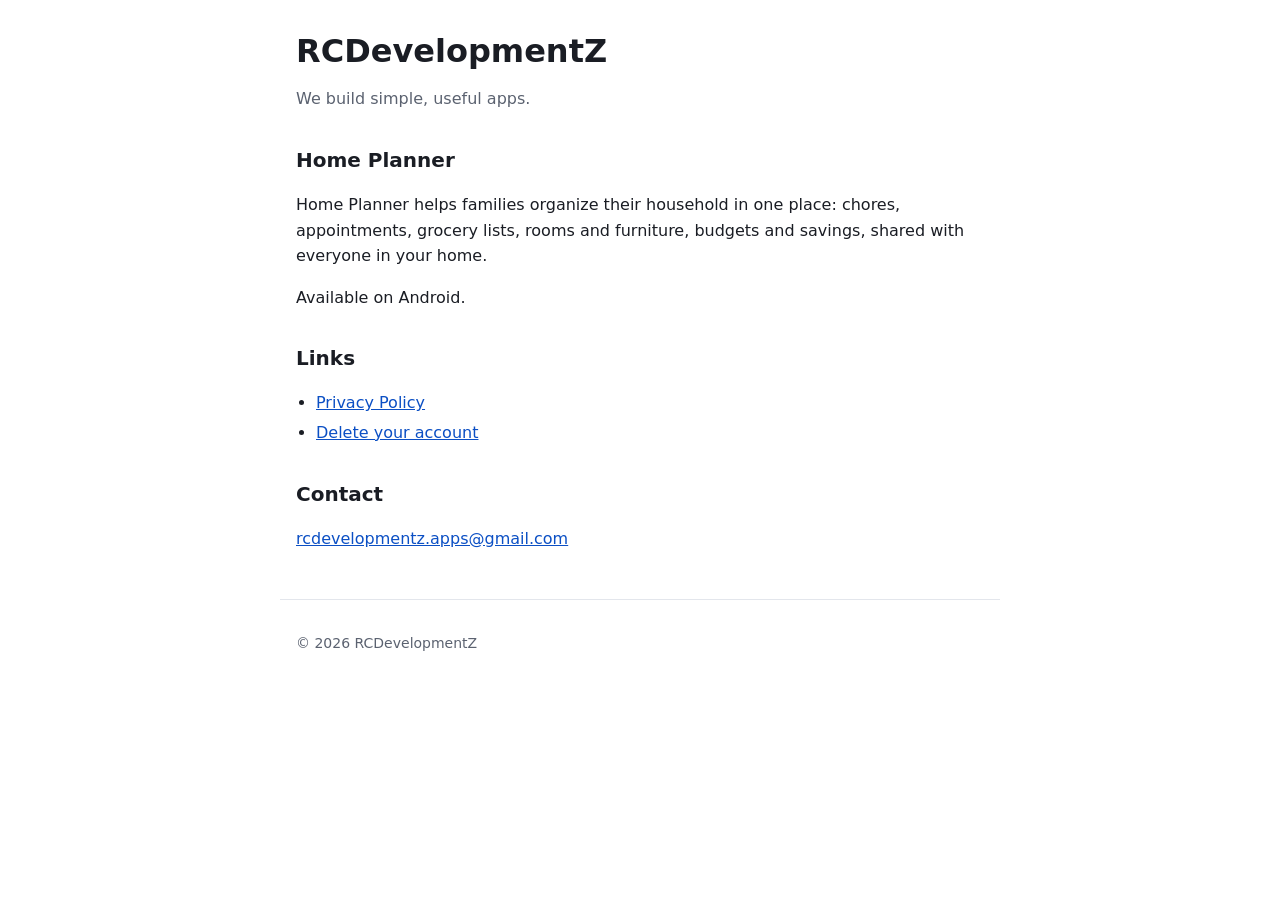
<file: index.html>
<!doctype html>
<html lang="en">
<head>
  <meta charset="utf-8">
  <meta name="viewport" content="width=device-width, initial-scale=1">
  <title>RCDevelopmentZ</title>
  <meta name="description" content="RCDevelopmentZ builds Home Planner, an app for organizing your household.">
  <link rel="stylesheet" href="style.css">
</head>
<body>
  <main>
    <h1>RCDevelopmentZ</h1>
    <p class="lead">We build simple, useful apps.</p>

    <section>
      <h2>Home Planner</h2>
      <p>Home Planner helps families organize their household in one place: chores, appointments, grocery lists, rooms and furniture, budgets and savings, shared with everyone in your home.</p>
      <p>Available on Android.</p>
    </section>

    <section>
      <h2>Links</h2>
      <ul>
        <li><a href="privacy">Privacy Policy</a></li>
        <li><a href="delete-account">Delete your account</a></li>
      </ul>
    </section>

    <section>
      <h2>Contact</h2>
      <p><a href="mailto:rcdevelopmentz.apps@gmail.com">rcdevelopmentz.apps@gmail.com</a></p>
    </section>
  </main>
  <footer>&copy; 2026 RCDevelopmentZ</footer>
</body>
</html>
</file>
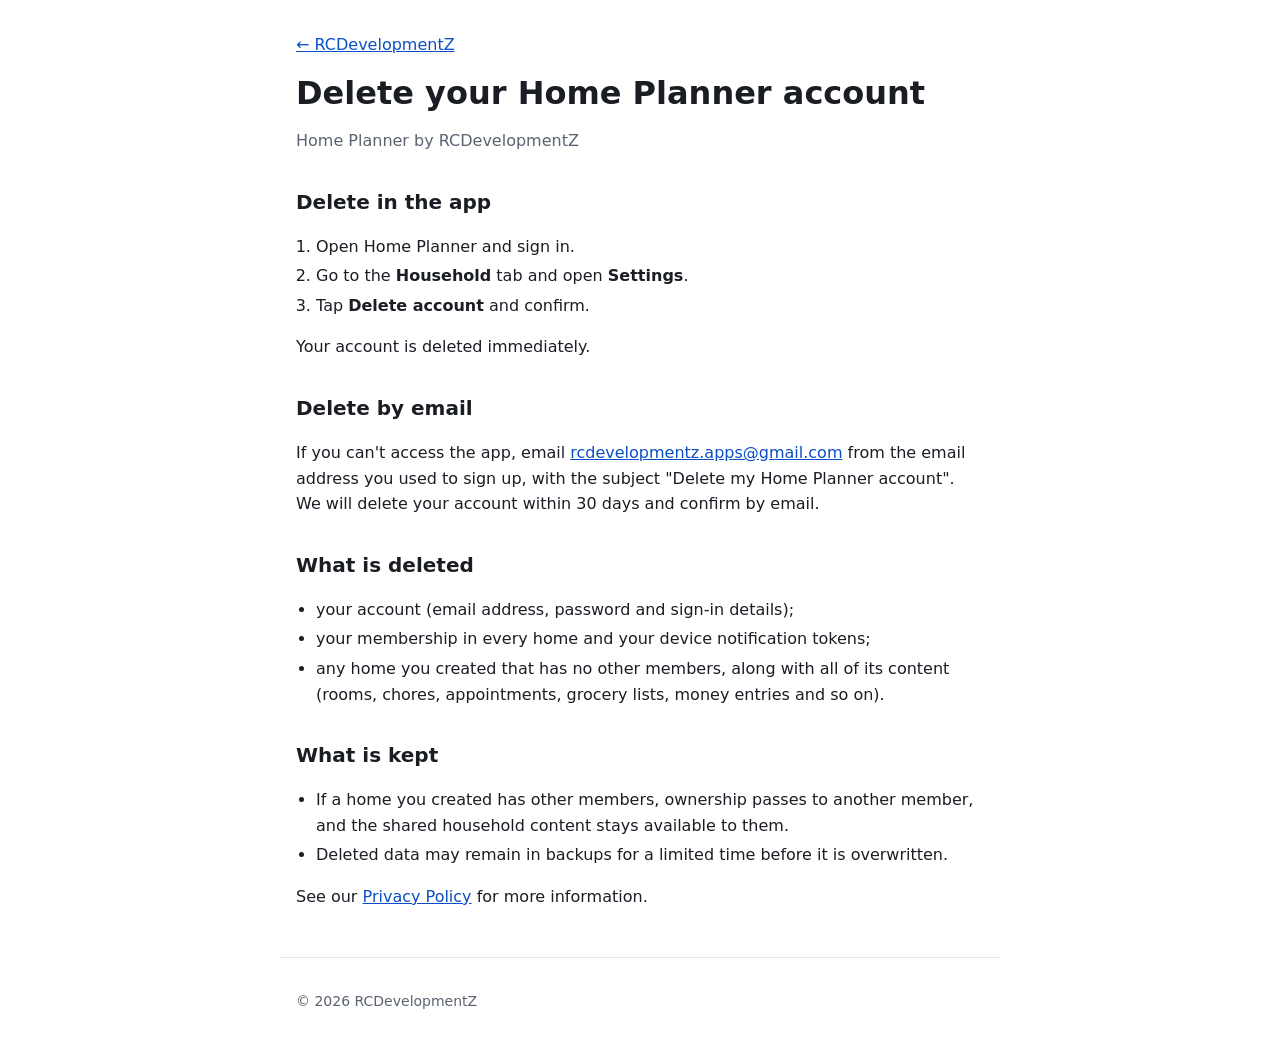
<file: delete-account.html>
<!doctype html>
<html lang="en">
<head>
  <meta charset="utf-8">
  <meta name="viewport" content="width=device-width, initial-scale=1">
  <title>Delete Your Account</title>
  <meta name="description" content="How to delete your Home Planner account and data.">
  <link rel="stylesheet" href="style.css">
</head>
<body>
  <main>
    <a class="back" href="./">&larr; RCDevelopmentZ</a>
    <h1>Delete your Home Planner account</h1>
    <p class="lead">Home Planner by RCDevelopmentZ</p>

    <h2>Delete in the app</h2>
    <ol>
      <li>Open Home Planner and sign in.</li>
      <li>Go to the <strong>Household</strong> tab and open <strong>Settings</strong>.</li>
      <li>Tap <strong>Delete account</strong> and confirm.</li>
    </ol>
    <p>Your account is deleted immediately.</p>

    <h2>Delete by email</h2>
    <p>If you can't access the app, email <a href="mailto:rcdevelopmentz.apps@gmail.com?subject=Delete%20my%20Home%20Planner%20account">rcdevelopmentz.apps@gmail.com</a> from the email address you used to sign up, with the subject "Delete my Home Planner account". We will delete your account within 30 days and confirm by email.</p>

    <h2>What is deleted</h2>
    <ul>
      <li>your account (email address, password and sign-in details);</li>
      <li>your membership in every home and your device notification tokens;</li>
      <li>any home you created that has no other members, along with all of its content (rooms, chores, appointments, grocery lists, money entries and so on).</li>
    </ul>

    <h2>What is kept</h2>
    <ul>
      <li>If a home you created has other members, ownership passes to another member, and the shared household content stays available to them.</li>
      <li>Deleted data may remain in backups for a limited time before it is overwritten.</li>
    </ul>

    <p>See our <a href="privacy">Privacy Policy</a> for more information.</p>
  </main>
  <footer>&copy; 2026 RCDevelopmentZ</footer>
</body>
</html>
</file>
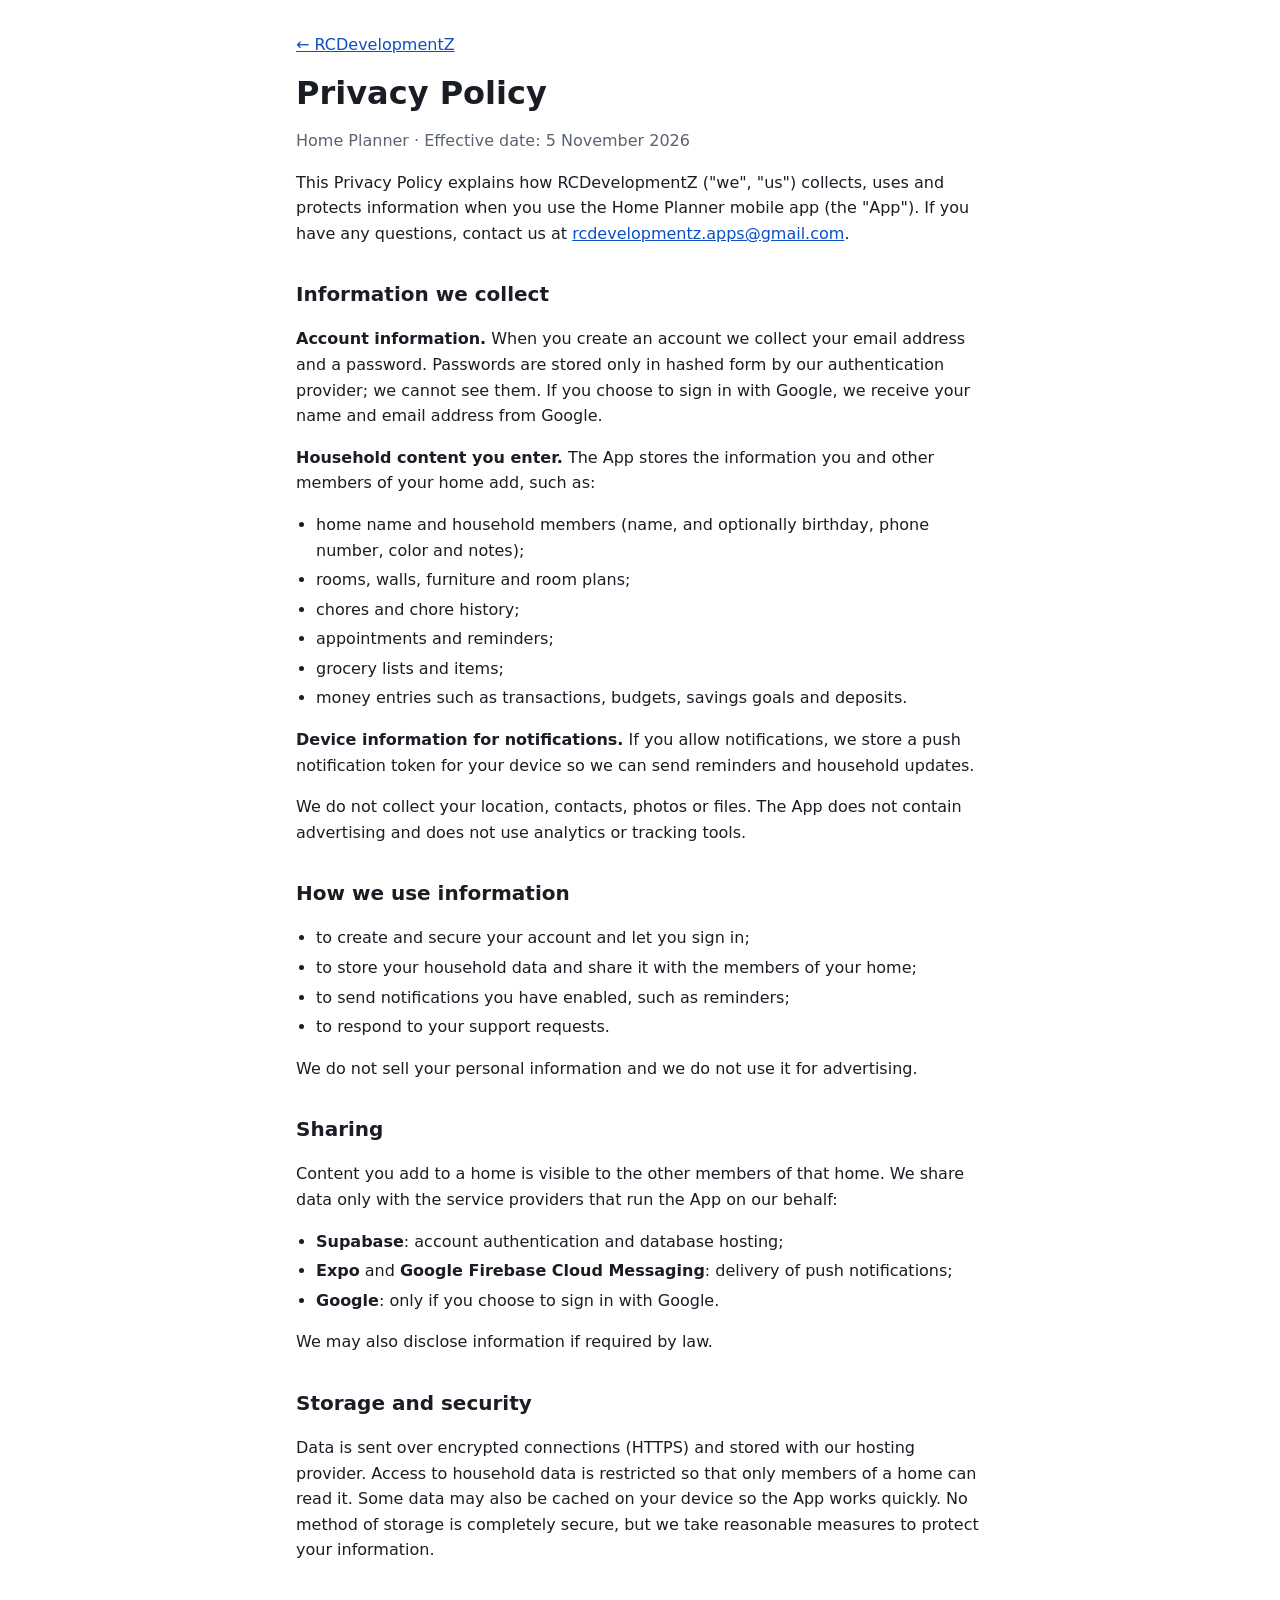
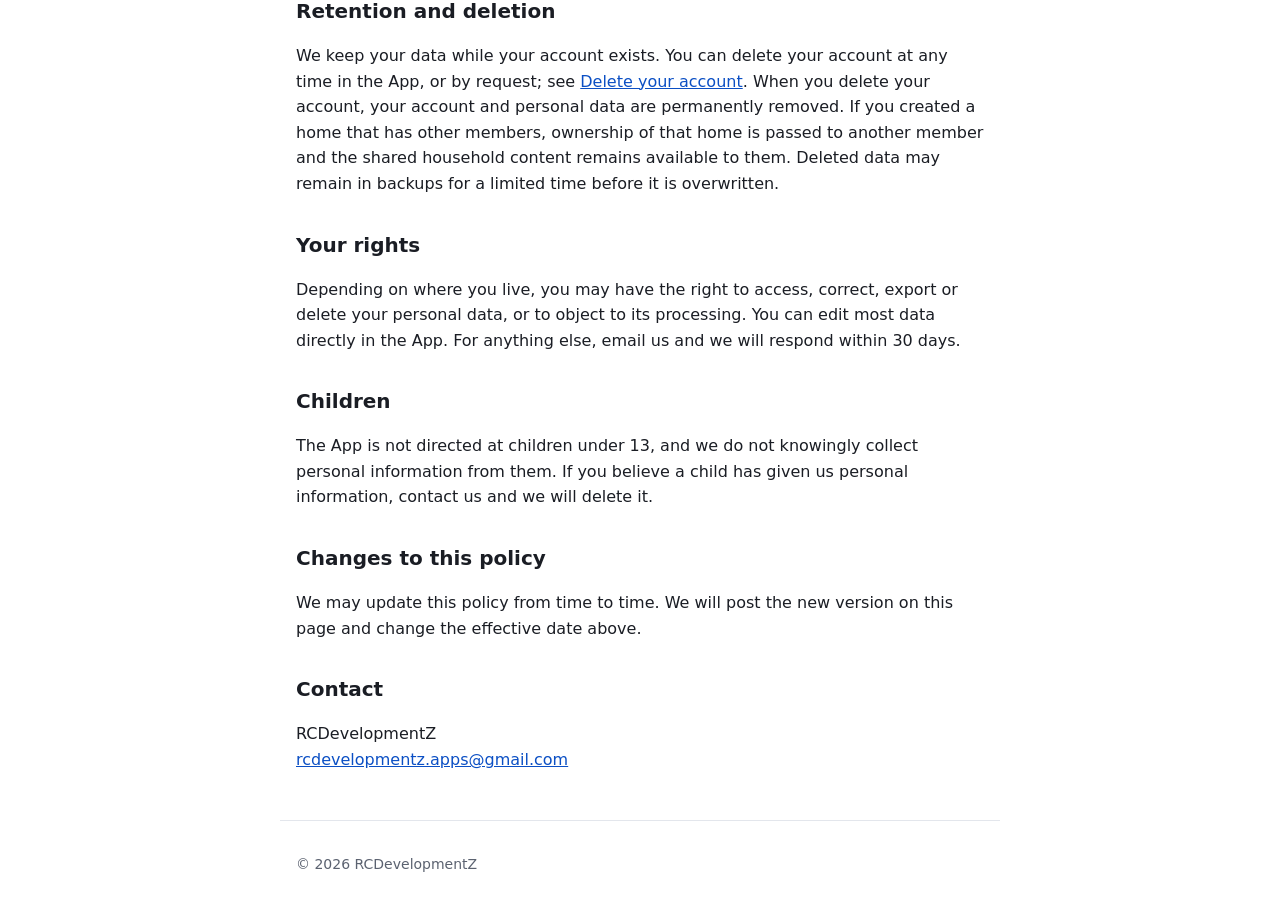
<file: privacy.html>
<!doctype html>
<html lang="en">
<head>
  <meta charset="utf-8">
  <meta name="viewport" content="width=device-width, initial-scale=1">
  <title>Privacy Policy</title>
  <meta name="description" content="Privacy Policy for the Home Planner app by RCDevelopmentZ.">
  <link rel="stylesheet" href="style.css">
</head>
<body>
  <main>
    <a class="back" href="./">&larr; RCDevelopmentZ</a>
    <h1>Privacy Policy</h1>
    <p class="meta">Home Planner &middot; Effective date: 5 November 2026</p>

    <p>This Privacy Policy explains how RCDevelopmentZ ("we", "us") collects, uses and protects information when you use the Home Planner mobile app (the "App"). If you have any questions, contact us at <a href="mailto:rcdevelopmentz.apps@gmail.com">rcdevelopmentz.apps@gmail.com</a>.</p>

    <h2>Information we collect</h2>
    <p><strong>Account information.</strong> When you create an account we collect your email address and a password. Passwords are stored only in hashed form by our authentication provider; we cannot see them. If you choose to sign in with Google, we receive your name and email address from Google.</p>
    <p><strong>Household content you enter.</strong> The App stores the information you and other members of your home add, such as:</p>
    <ul>
      <li>home name and household members (name, and optionally birthday, phone number, color and notes);</li>
      <li>rooms, walls, furniture and room plans;</li>
      <li>chores and chore history;</li>
      <li>appointments and reminders;</li>
      <li>grocery lists and items;</li>
      <li>money entries such as transactions, budgets, savings goals and deposits.</li>
    </ul>
    <p><strong>Device information for notifications.</strong> If you allow notifications, we store a push notification token for your device so we can send reminders and household updates.</p>
    <p>We do not collect your location, contacts, photos or files. The App does not contain advertising and does not use analytics or tracking tools.</p>

    <h2>How we use information</h2>
    <ul>
      <li>to create and secure your account and let you sign in;</li>
      <li>to store your household data and share it with the members of your home;</li>
      <li>to send notifications you have enabled, such as reminders;</li>
      <li>to respond to your support requests.</li>
    </ul>
    <p>We do not sell your personal information and we do not use it for advertising.</p>

    <h2>Sharing</h2>
    <p>Content you add to a home is visible to the other members of that home. We share data only with the service providers that run the App on our behalf:</p>
    <ul>
      <li><strong>Supabase</strong>: account authentication and database hosting;</li>
      <li><strong>Expo</strong> and <strong>Google Firebase Cloud Messaging</strong>: delivery of push notifications;</li>
      <li><strong>Google</strong>: only if you choose to sign in with Google.</li>
    </ul>
    <p>We may also disclose information if required by law.</p>

    <h2>Storage and security</h2>
    <p>Data is sent over encrypted connections (HTTPS) and stored with our hosting provider. Access to household data is restricted so that only members of a home can read it. Some data may also be cached on your device so the App works quickly. No method of storage is completely secure, but we take reasonable measures to protect your information.</p>

    <h2>Retention and deletion</h2>
    <p>We keep your data while your account exists. You can delete your account at any time in the App, or by request; see <a href="delete-account">Delete your account</a>. When you delete your account, your account and personal data are permanently removed. If you created a home that has other members, ownership of that home is passed to another member and the shared household content remains available to them. Deleted data may remain in backups for a limited time before it is overwritten.</p>

    <h2>Your rights</h2>
    <p>Depending on where you live, you may have the right to access, correct, export or delete your personal data, or to object to its processing. You can edit most data directly in the App. For anything else, email us and we will respond within 30 days.</p>

    <h2>Children</h2>
    <p>The App is not directed at children under 13, and we do not knowingly collect personal information from them. If you believe a child has given us personal information, contact us and we will delete it.</p>

    <h2>Changes to this policy</h2>
    <p>We may update this policy from time to time. We will post the new version on this page and change the effective date above.</p>

    <h2>Contact</h2>
    <p>RCDevelopmentZ<br><a href="mailto:rcdevelopmentz.apps@gmail.com">rcdevelopmentz.apps@gmail.com</a></p>
  </main>
  <footer>&copy; 2026 RCDevelopmentZ</footer>
</body>
</html>
</file>
<file: style.css>
:root {
  --bg: #ffffff;
  --text: #1a1d24;
  --muted: #5b6270;
  --accent: #0b4fc4;
  --border: #e3e6ec;
}
@media (prefers-color-scheme: dark) {
  :root {
    --bg: #011d54;
    --text: #eef1f7;
    --muted: #b3bdd1;
    --accent: #8db6ff;
    --border: #1f3a73;
  }
}
* { box-sizing: border-box; }
body {
  margin: 0;
  background: var(--bg);
  color: var(--text);
  font: 16px/1.6 system-ui, -apple-system, "Segoe UI", Roboto, sans-serif;
}
main, footer {
  max-width: 720px;
  margin: 0 auto;
  padding: 32px 16px;
}
h1 { font-size: 2rem; line-height: 1.2; margin: 0 0 8px; }
h2 { font-size: 1.25rem; margin: 32px 0 8px; }
.lead, .meta { color: var(--muted); }
a { color: var(--accent); }
ul, ol { padding-left: 1.25rem; }
li { margin: 4px 0; }
.back { display: inline-block; margin-bottom: 16px; }
footer {
  border-top: 1px solid var(--border);
  color: var(--muted);
  font-size: 0.875rem;
}
</file>
